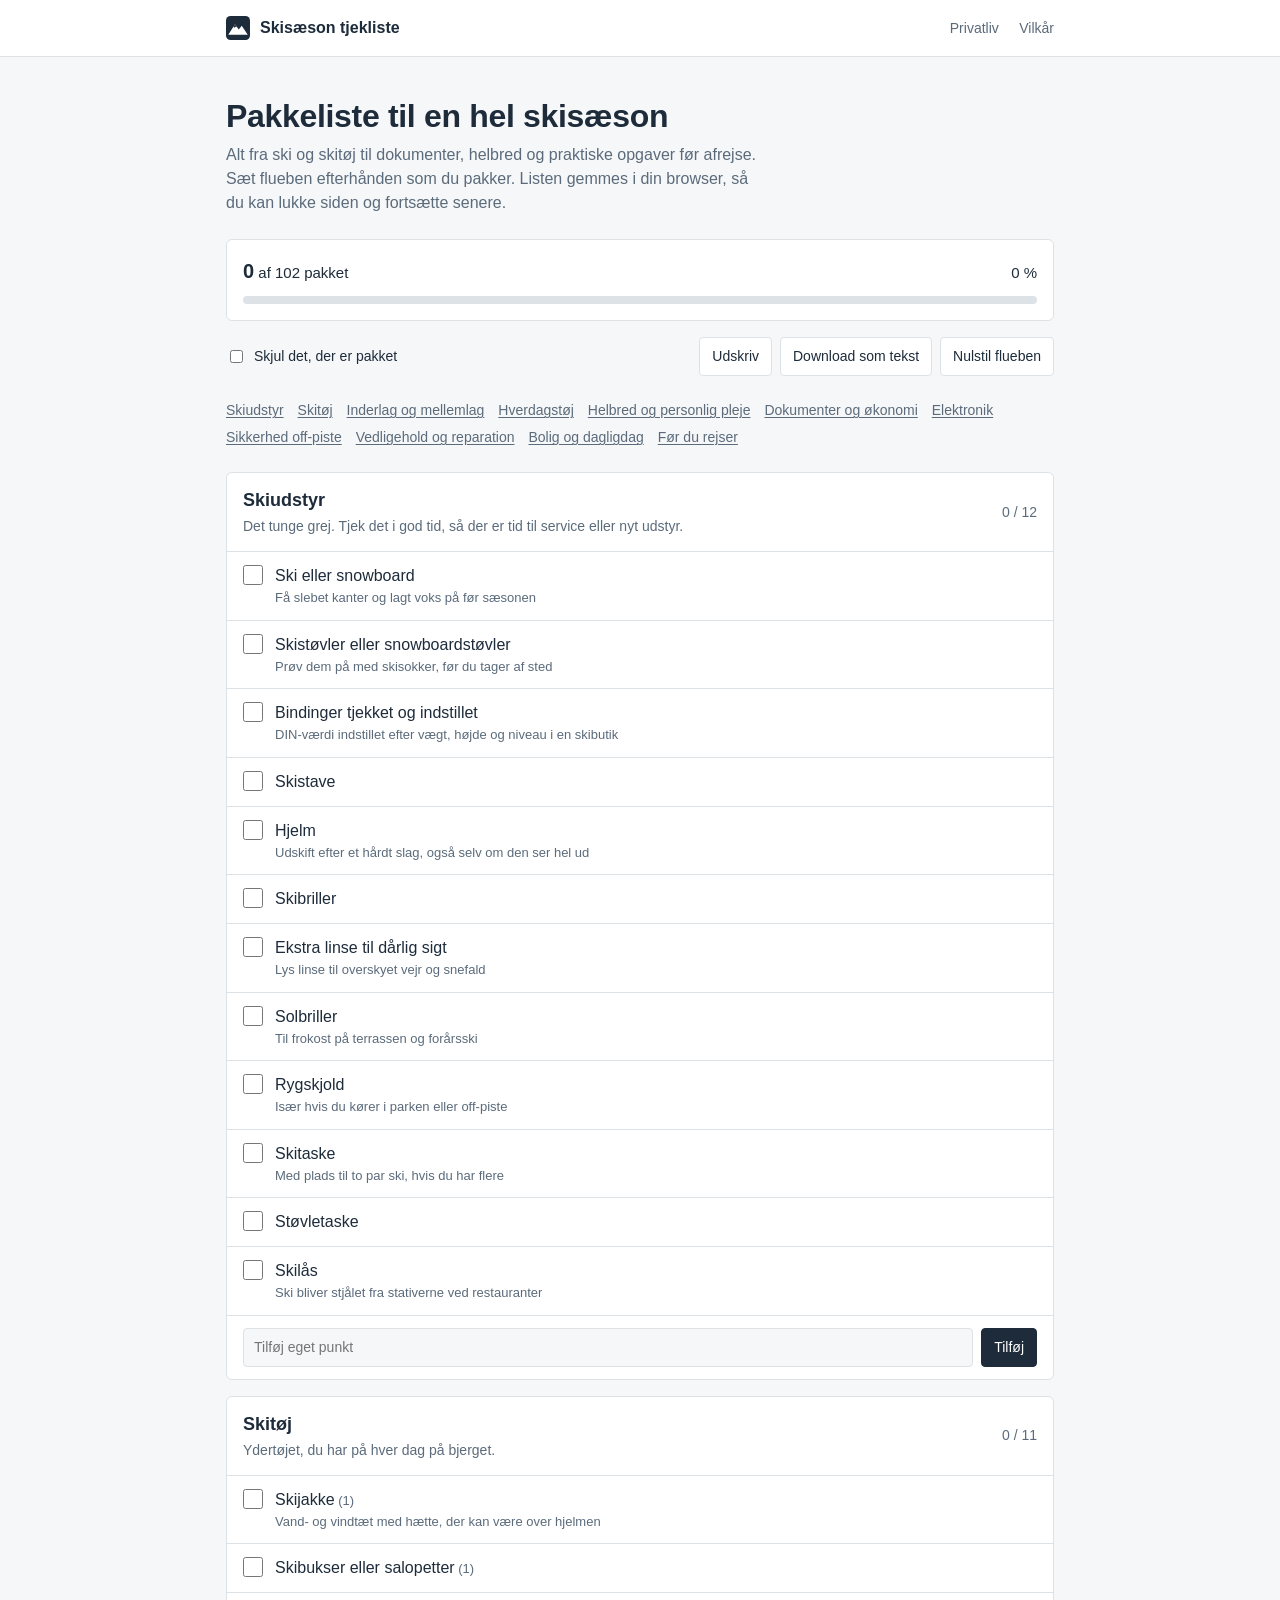
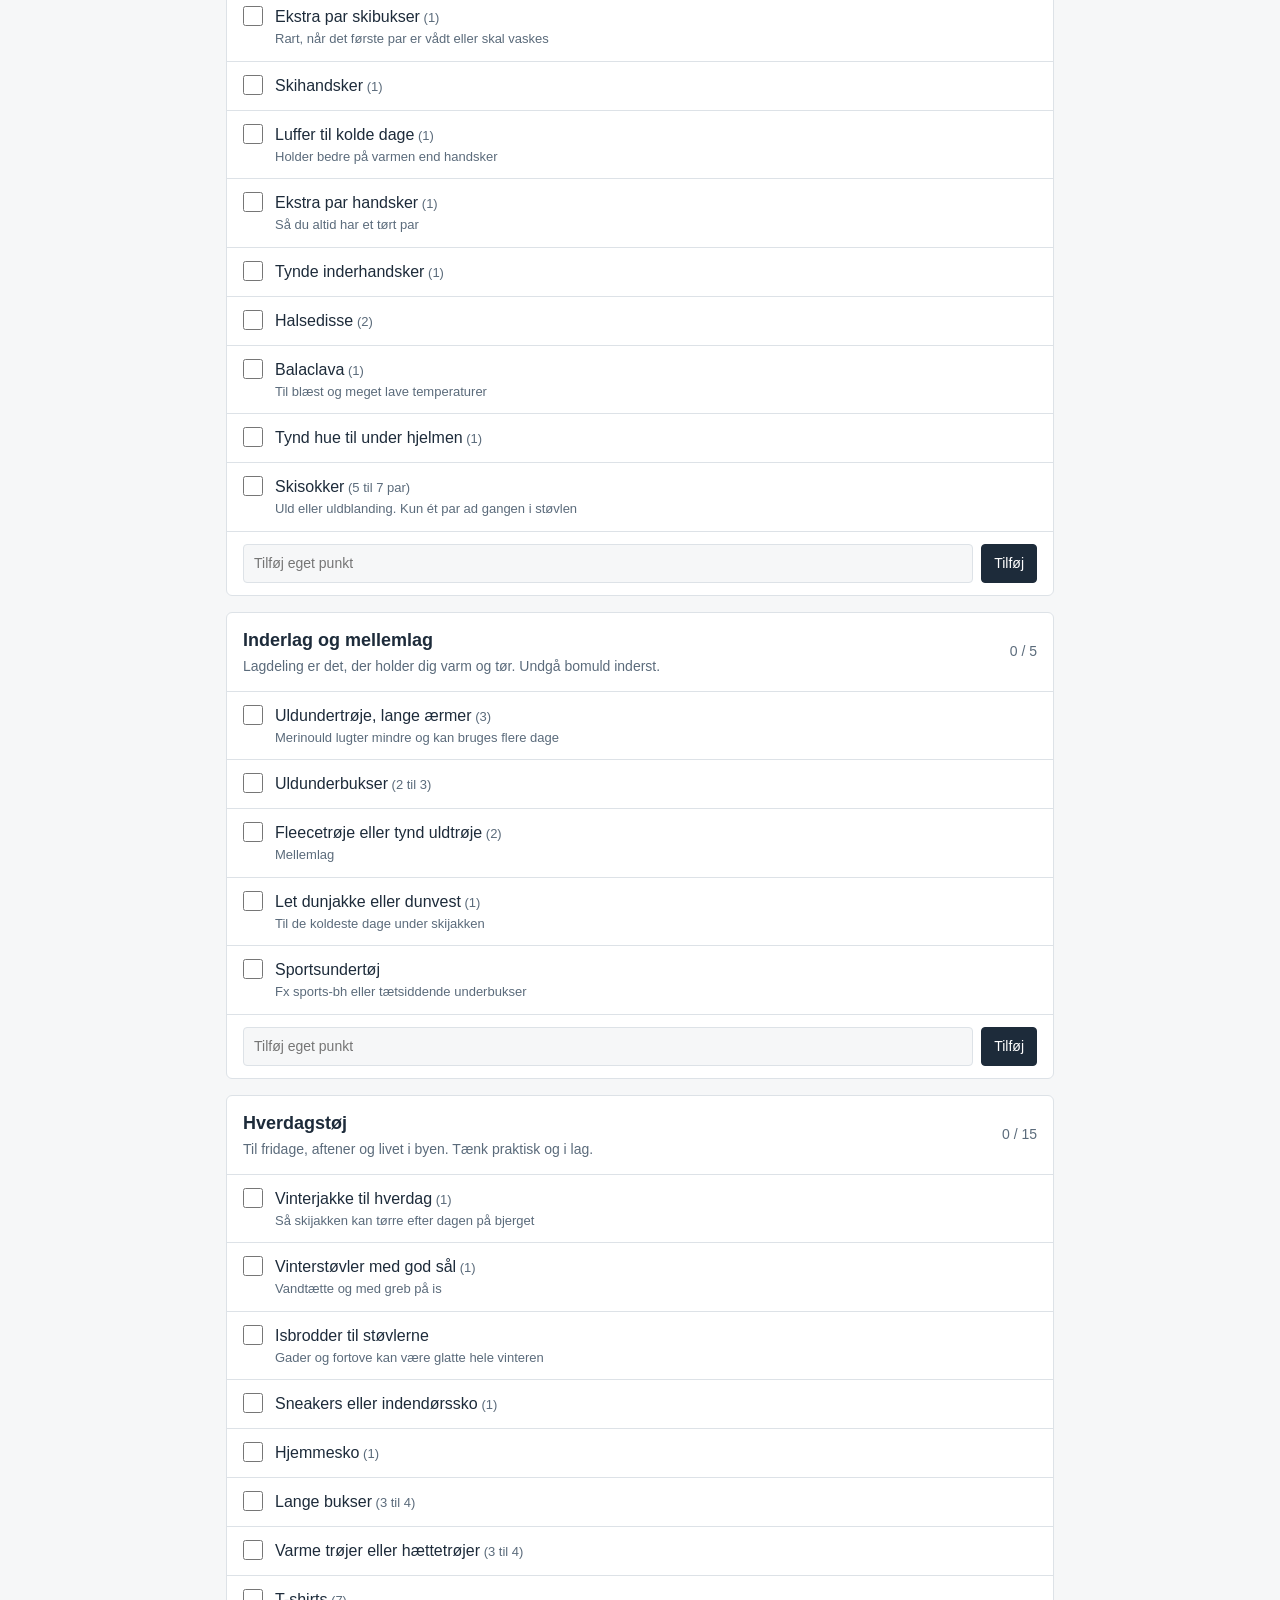
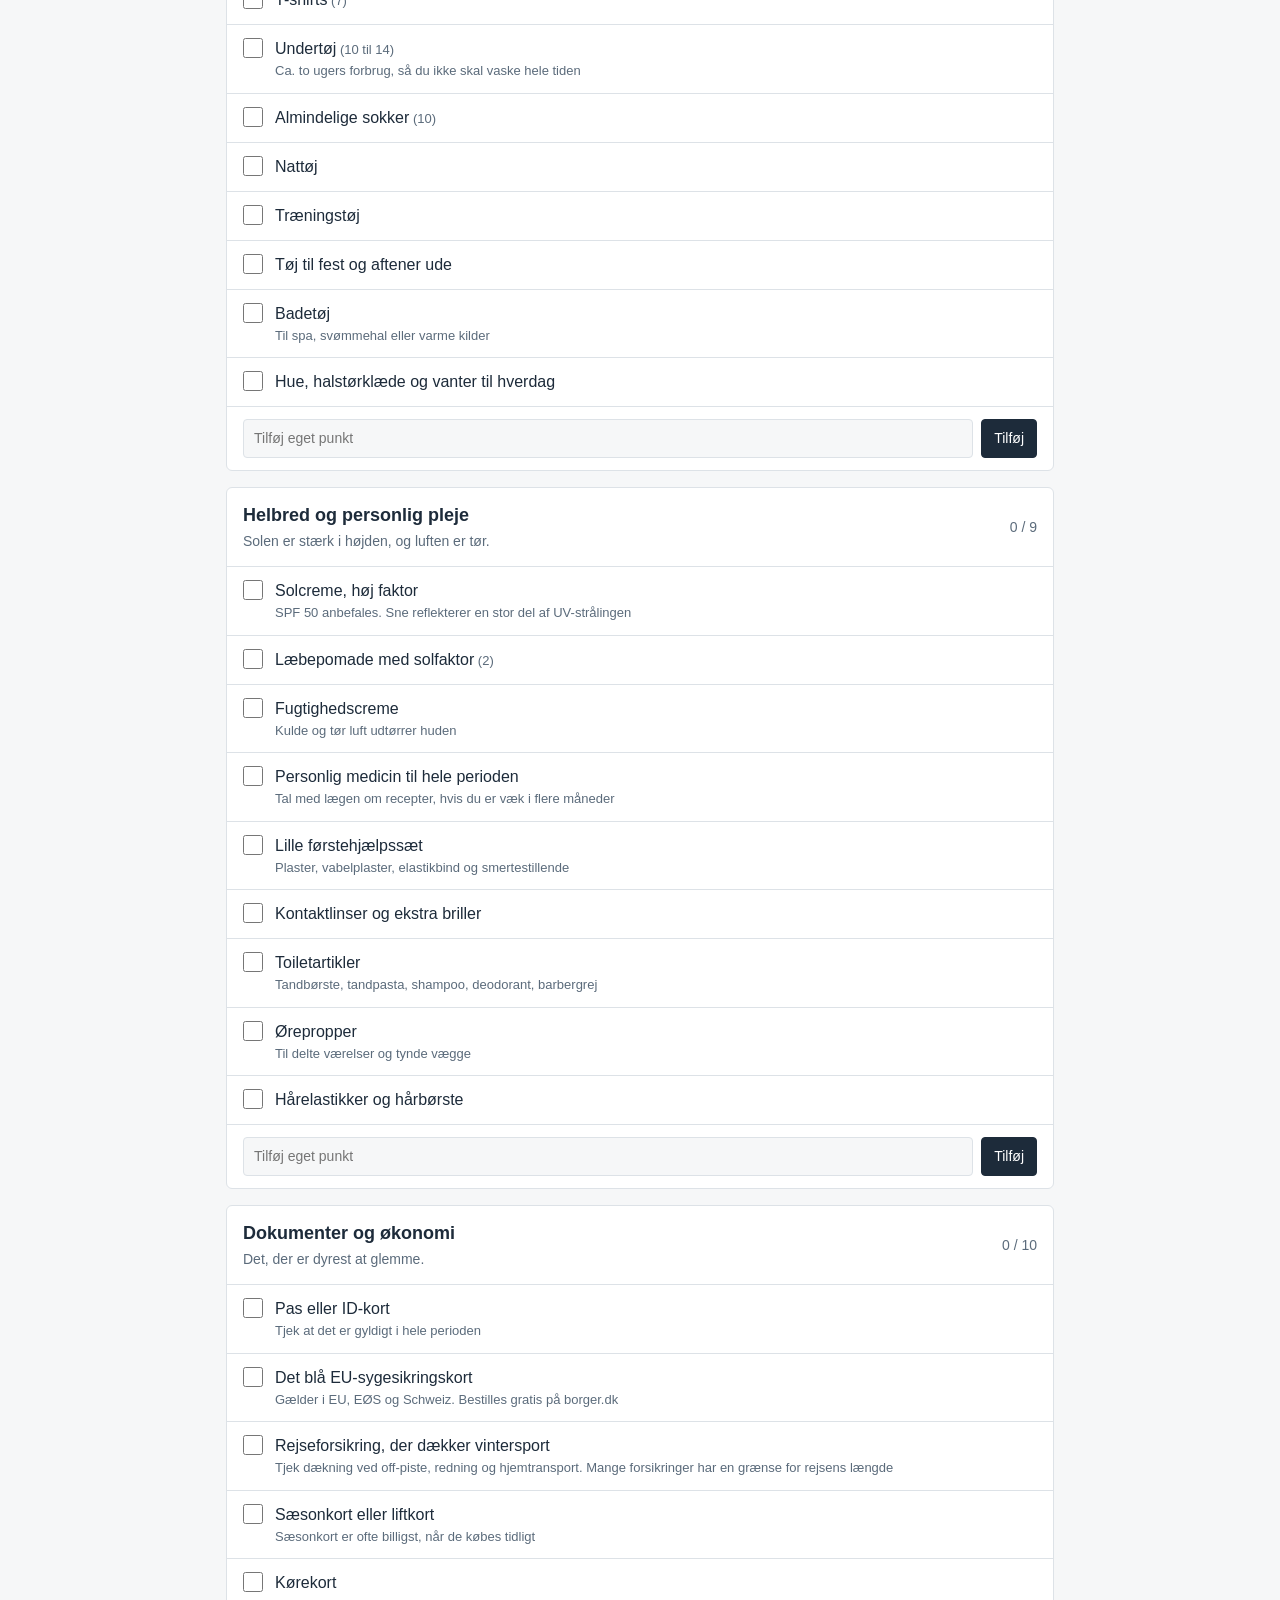
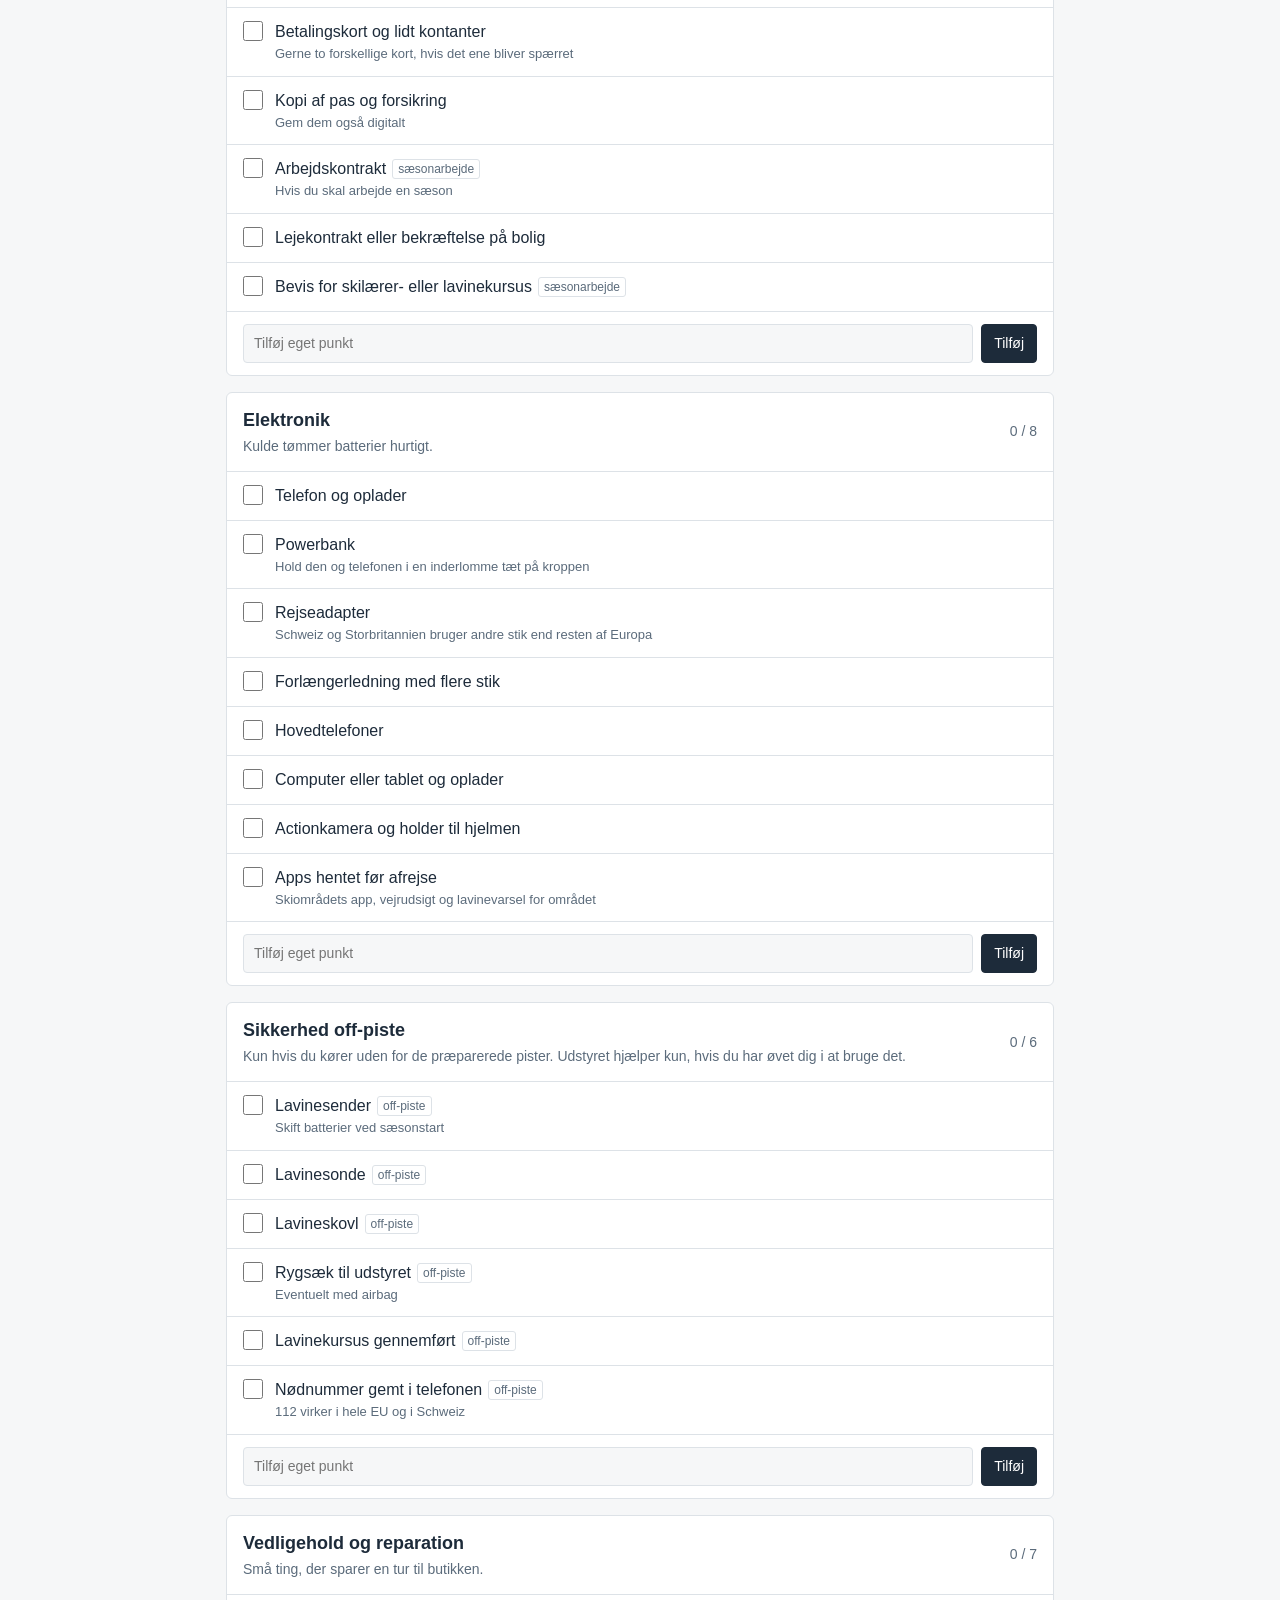
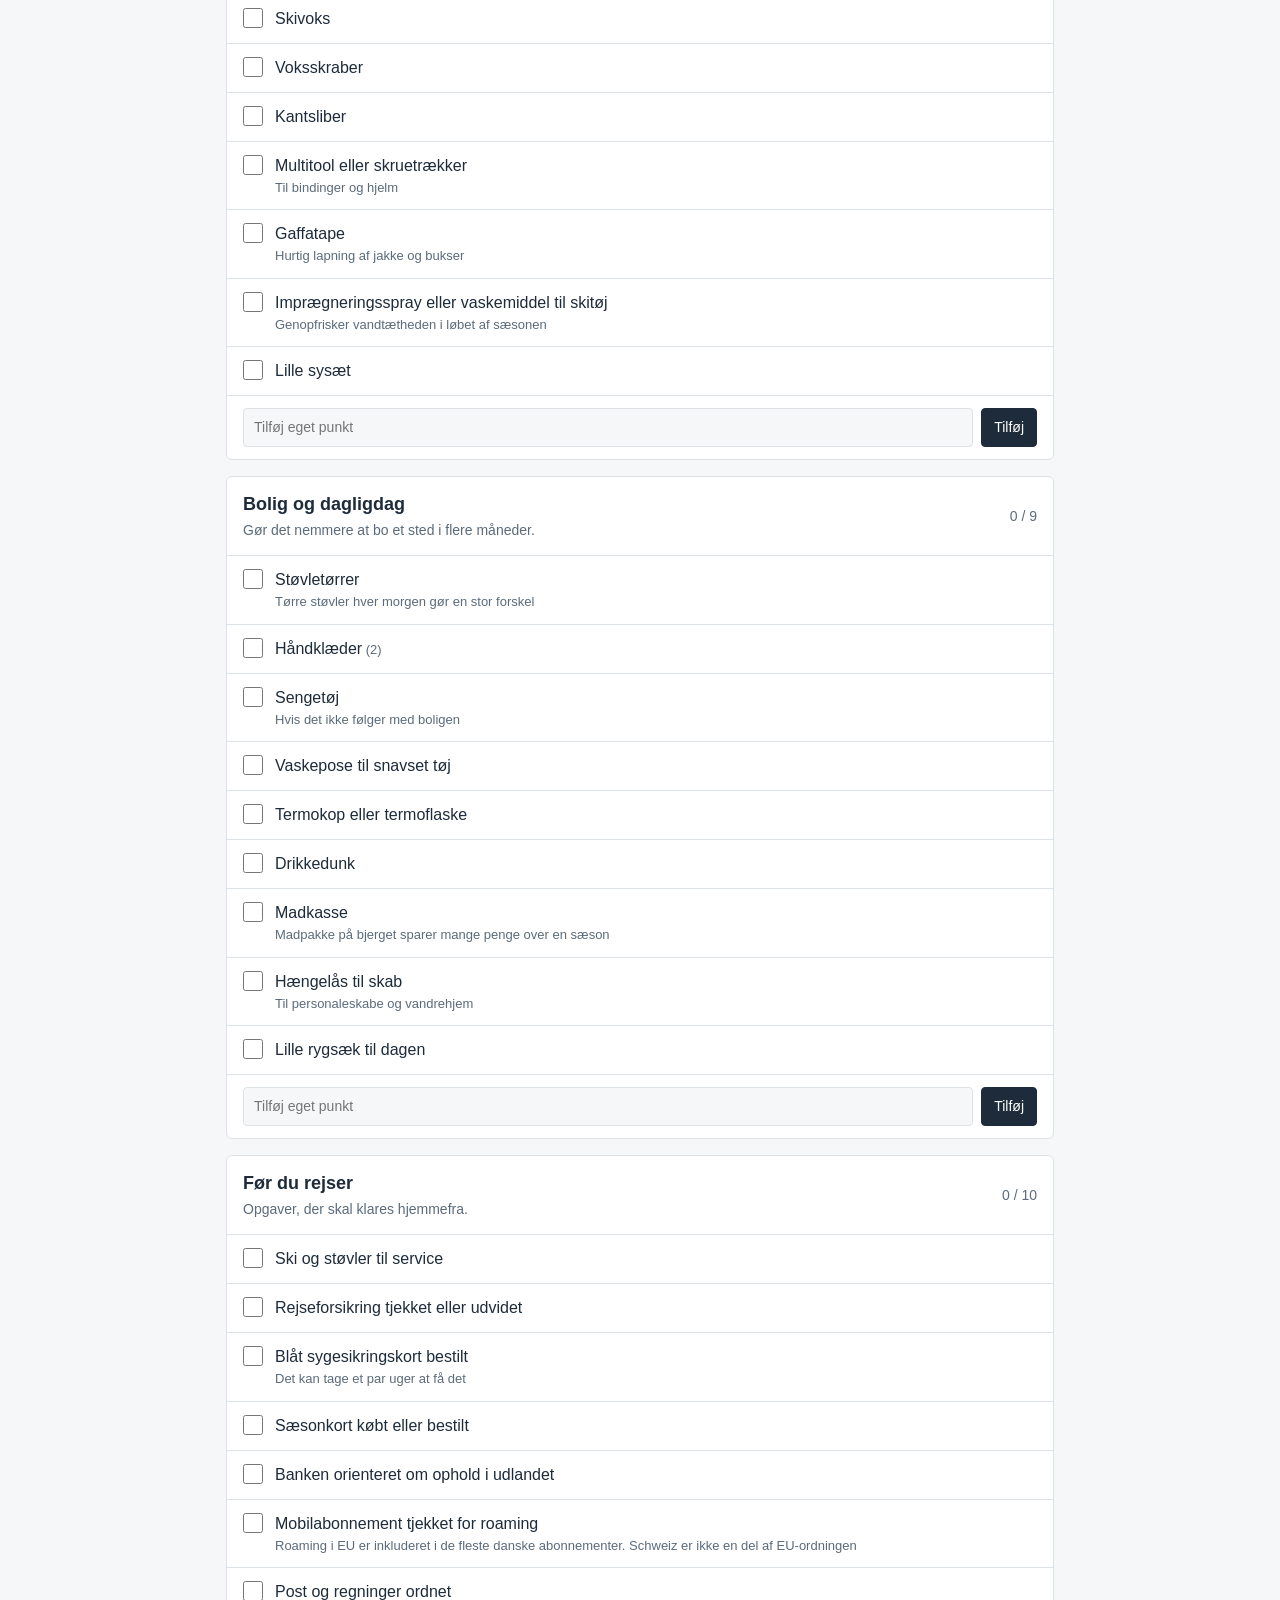
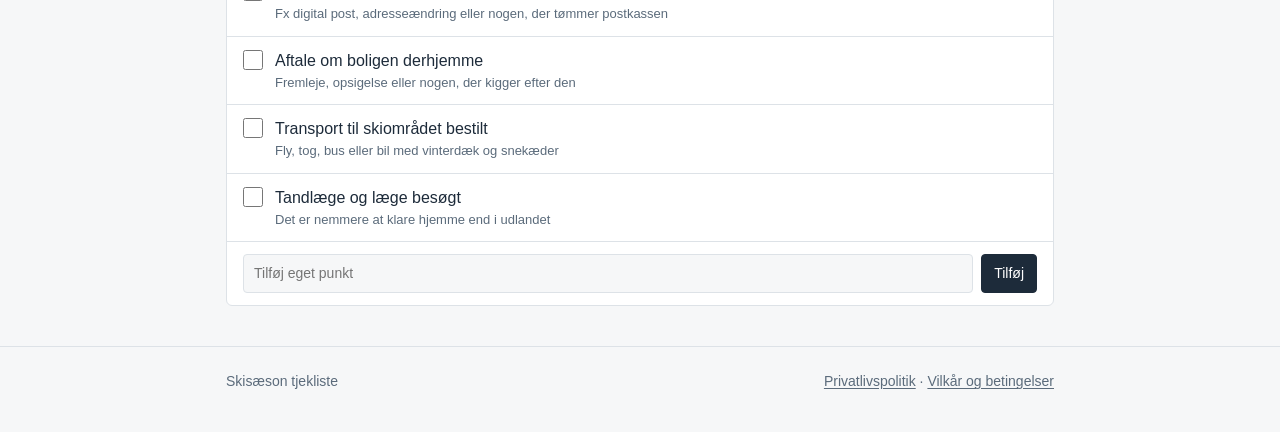
<file: ski-tjekliste/index.html>
<!DOCTYPE html>
<html lang="da">
<head>
  <meta charset="utf-8">
  <meta name="viewport" content="width=device-width, initial-scale=1">
  <title>Skisæson tjekliste</title>
  <meta name="description" content="Pakkeliste til en hel skisæson: skiudstyr, skitøj, hverdagstøj, dokumenter, helbred og opgaver før afrejse.">
  <link rel="icon" href="favicon.svg" type="image/svg+xml">
  <link rel="stylesheet" href="styles.css">
</head>
<body>
  <header class="site-header">
    <div class="wrap">
      <a class="brand" href="index.html"><img src="favicon.svg" alt="">Skisæson tjekliste</a>
      <nav>
        <a href="privatliv.html">Privatliv</a>
        <a href="vilkaar.html">Vilkår</a>
      </nav>
    </div>
  </header>

  <main class="wrap">
    <section class="intro">
      <h1>Pakkeliste til en hel skisæson</h1>
      <p id="intro-text">Alt fra ski og skitøj til dokumenter, helbred og praktiske opgaver før afrejse. Sæt flueben efterhånden som du pakker. Listen gemmes i din browser, så du kan lukke siden og fortsætte senere.</p>
    </section>

    <section class="summary" aria-live="polite">
      <div class="summary-top">
        <div class="summary-count"><strong id="done-count">0</strong> af <span id="total-count">0</span> pakket</div>
        <div class="summary-count" id="percent">0 %</div>
      </div>
      <div class="bar" aria-hidden="true"><span id="bar-fill"></span></div>
    </section>

    <div class="toolbar">
      <label class="toggle"><input type="checkbox" id="hide-done"> Skjul det, der er pakket</label>
      <button type="button" class="btn" id="print-btn">Udskriv</button>
      <button type="button" class="btn" id="export-btn">Download som tekst</button>
      <button type="button" class="btn btn-danger" id="reset-btn">Nulstil flueben</button>
    </div>

    <ul class="jump" id="jump"></ul>

    <div id="list"></div>
  </main>

  <footer class="site-footer">
    <div class="wrap">
      <span>Skisæson tjekliste</span>
      <span><a href="privatliv.html">Privatlivspolitik</a> &middot; <a href="vilkaar.html">Vilkår og betingelser</a></span>
    </div>
  </footer>

  <script src="app.js"></script>
</body>
</html>
</file>
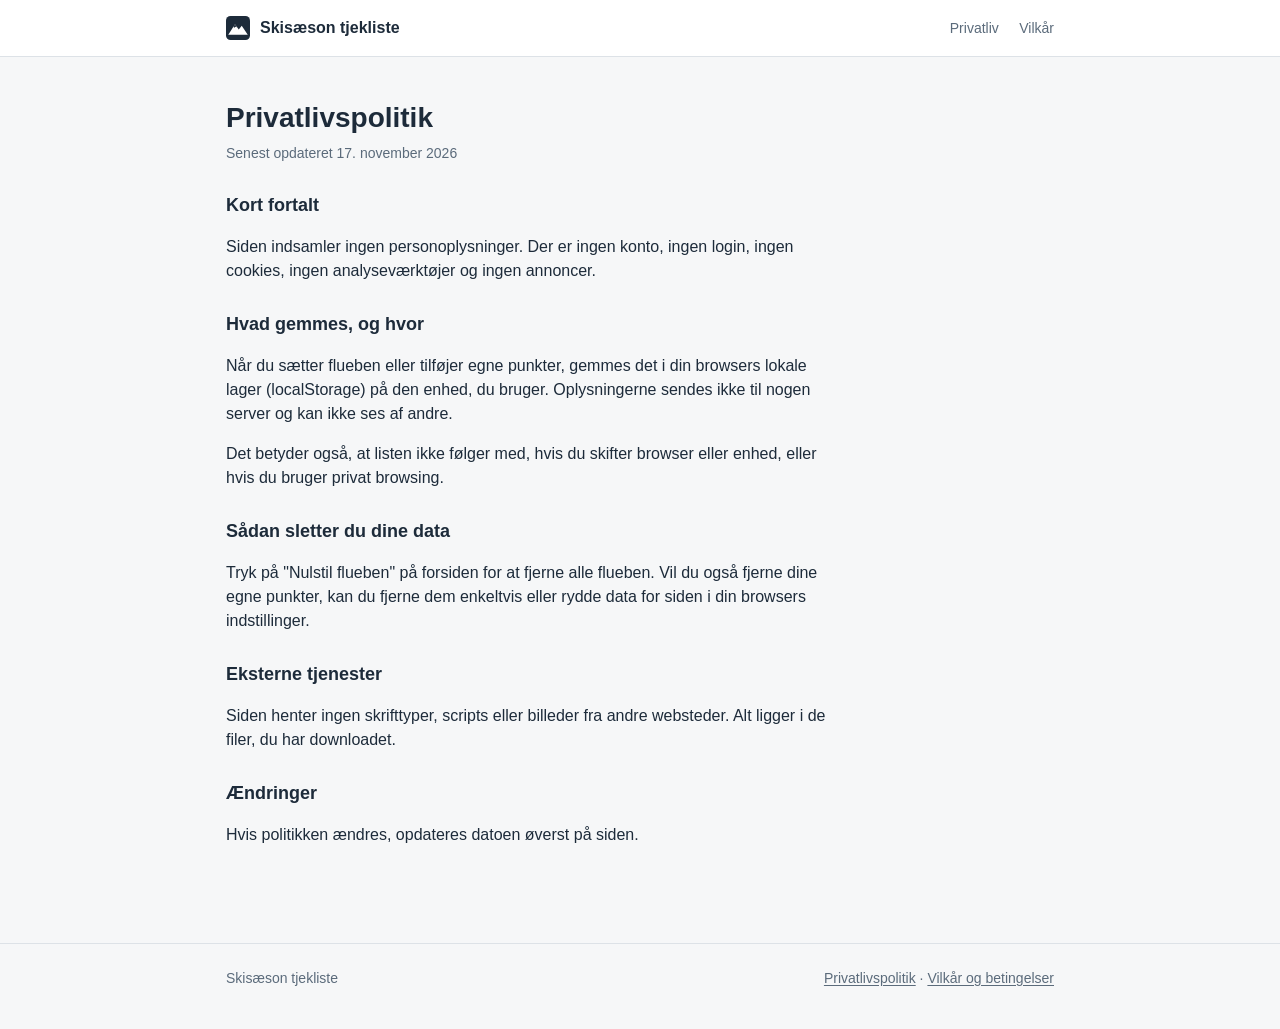
<file: ski-tjekliste/privatliv.html>
<!DOCTYPE html>
<html lang="da">
<head>
  <meta charset="utf-8">
  <meta name="viewport" content="width=device-width, initial-scale=1">
  <title>Privatlivspolitik</title>
  <meta name="description" content="Privatlivspolitik for Skisæson tjekliste.">
  <link rel="icon" href="favicon.svg" type="image/svg+xml">
  <link rel="stylesheet" href="styles.css">
</head>
<body>
  <header class="site-header">
    <div class="wrap">
      <a class="brand" href="index.html"><img src="favicon.svg" alt="">Skisæson tjekliste</a>
      <nav>
        <a href="privatliv.html">Privatliv</a>
        <a href="vilkaar.html">Vilkår</a>
      </nav>
    </div>
  </header>

  <main class="wrap">
    <article class="legal">
      <h1>Privatlivspolitik</h1>
      <p class="updated">Senest opdateret 17. november 2026</p>

      <h2>Kort fortalt</h2>
      <p>Siden indsamler ingen personoplysninger. Der er ingen konto, ingen login, ingen cookies, ingen analyseværktøjer og ingen annoncer.</p>

      <h2>Hvad gemmes, og hvor</h2>
      <p>Når du sætter flueben eller tilføjer egne punkter, gemmes det i din browsers lokale lager (localStorage) på den enhed, du bruger. Oplysningerne sendes ikke til nogen server og kan ikke ses af andre.</p>
      <p>Det betyder også, at listen ikke følger med, hvis du skifter browser eller enhed, eller hvis du bruger privat browsing.</p>

      <h2>Sådan sletter du dine data</h2>
      <p>Tryk på "Nulstil flueben" på forsiden for at fjerne alle flueben. Vil du også fjerne dine egne punkter, kan du fjerne dem enkeltvis eller rydde data for siden i din browsers indstillinger.</p>

      <h2>Eksterne tjenester</h2>
      <p>Siden henter ingen skrifttyper, scripts eller billeder fra andre websteder. Alt ligger i de filer, du har downloadet.</p>

      <h2>Ændringer</h2>
      <p>Hvis politikken ændres, opdateres datoen øverst på siden.</p>
    </article>
  </main>

  <footer class="site-footer">
    <div class="wrap">
      <span>Skisæson tjekliste</span>
      <span><a href="privatliv.html">Privatlivspolitik</a> &middot; <a href="vilkaar.html">Vilkår og betingelser</a></span>
    </div>
  </footer>
</body>
</html>
</file>
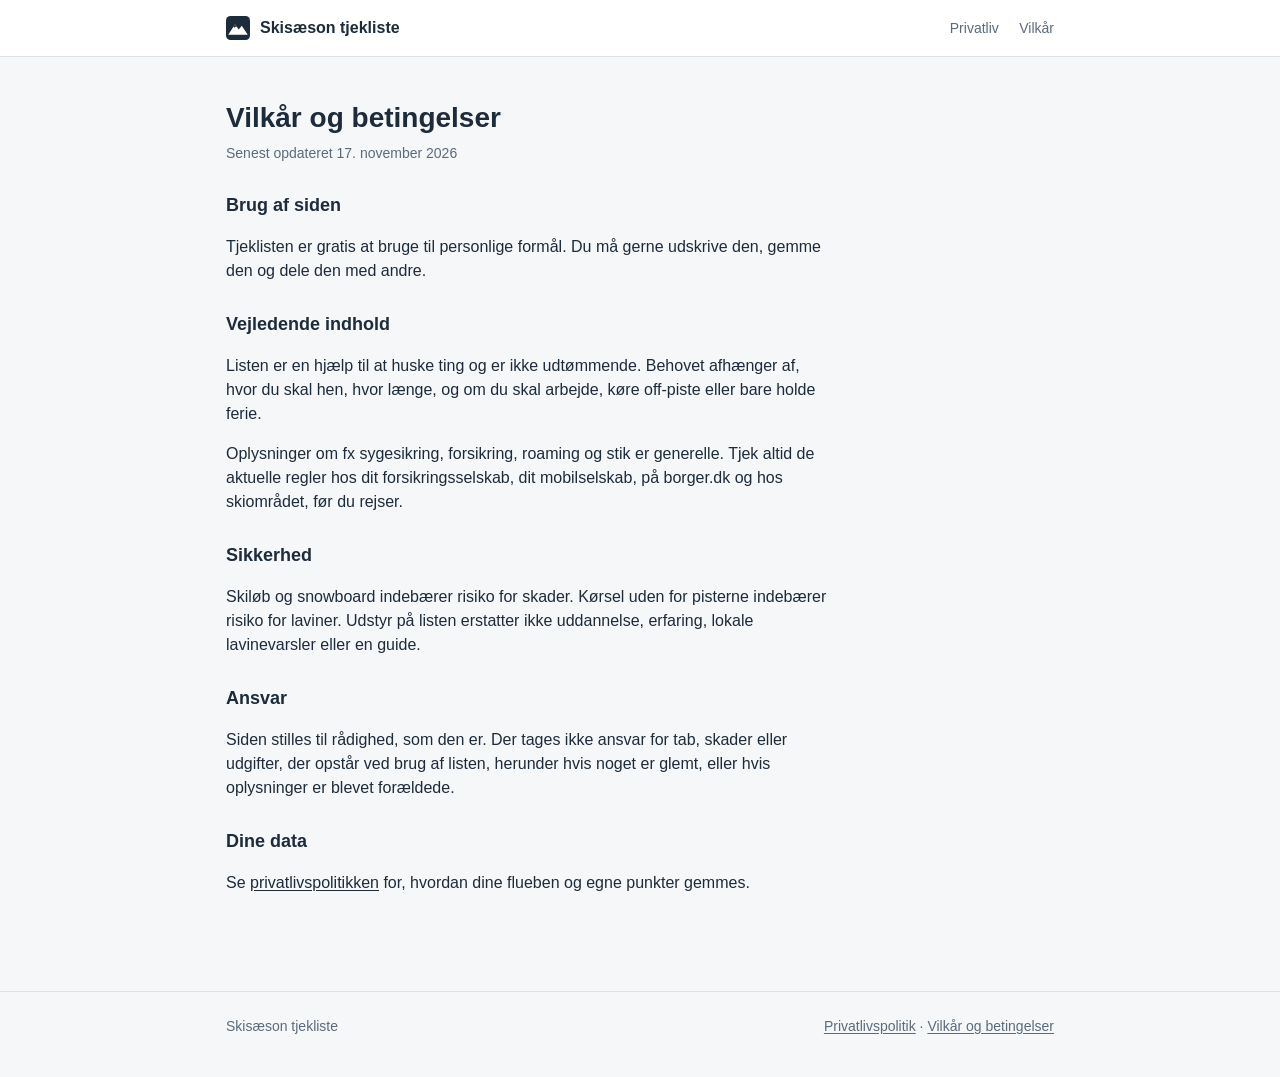
<file: ski-tjekliste/vilkaar.html>
<!DOCTYPE html>
<html lang="da">
<head>
  <meta charset="utf-8">
  <meta name="viewport" content="width=device-width, initial-scale=1">
  <title>Vilkår og betingelser</title>
  <meta name="description" content="Vilkår og betingelser for brug af Skisæson tjekliste.">
  <link rel="icon" href="favicon.svg" type="image/svg+xml">
  <link rel="stylesheet" href="styles.css">
</head>
<body>
  <header class="site-header">
    <div class="wrap">
      <a class="brand" href="index.html"><img src="favicon.svg" alt="">Skisæson tjekliste</a>
      <nav>
        <a href="privatliv.html">Privatliv</a>
        <a href="vilkaar.html">Vilkår</a>
      </nav>
    </div>
  </header>

  <main class="wrap">
    <article class="legal">
      <h1>Vilkår og betingelser</h1>
      <p class="updated">Senest opdateret 17. november 2026</p>

      <h2>Brug af siden</h2>
      <p>Tjeklisten er gratis at bruge til personlige formål. Du må gerne udskrive den, gemme den og dele den med andre.</p>

      <h2>Vejledende indhold</h2>
      <p>Listen er en hjælp til at huske ting og er ikke udtømmende. Behovet afhænger af, hvor du skal hen, hvor længe, og om du skal arbejde, køre off-piste eller bare holde ferie.</p>
      <p>Oplysninger om fx sygesikring, forsikring, roaming og stik er generelle. Tjek altid de aktuelle regler hos dit forsikringsselskab, dit mobilselskab, på borger.dk og hos skiområdet, før du rejser.</p>

      <h2>Sikkerhed</h2>
      <p>Skiløb og snowboard indebærer risiko for skader. Kørsel uden for pisterne indebærer risiko for laviner. Udstyr på listen erstatter ikke uddannelse, erfaring, lokale lavinevarsler eller en guide.</p>

      <h2>Ansvar</h2>
      <p>Siden stilles til rådighed, som den er. Der tages ikke ansvar for tab, skader eller udgifter, der opstår ved brug af listen, herunder hvis noget er glemt, eller hvis oplysninger er blevet forældede.</p>

      <h2>Dine data</h2>
      <p>Se <a href="privatliv.html">privatlivspolitikken</a> for, hvordan dine flueben og egne punkter gemmes.</p>
    </article>
  </main>

  <footer class="site-footer">
    <div class="wrap">
      <span>Skisæson tjekliste</span>
      <span><a href="privatliv.html">Privatlivspolitik</a> &middot; <a href="vilkaar.html">Vilkår og betingelser</a></span>
    </div>
  </footer>
</body>
</html>
</file>
<file: ski-tjekliste/styles.css>
:root {
  --bg: #f6f7f8;
  --surface: #ffffff;
  --ink: #1d2b3a;
  --muted: #5b6b7b;
  --line: #dde2e7;
  --accent: #b3261e;
  --accent-ink: #ffffff;
  --done: #2f6b45;
  --done-bg: #eaf3ed;
  --focus: #1f5fa8;
}

@media (prefers-color-scheme: dark) {
  :root:not([data-theme="light"]) {
    --bg: #12181f;
    --surface: #1a222b;
    --ink: #e6ebf0;
    --muted: #9aa8b6;
    --line: #2c3743;
    --accent: #e0584f;
    --accent-ink: #12181f;
    --done: #7cc495;
    --done-bg: #1c2e24;
    --focus: #7fb2ef;
  }
}

* { box-sizing: border-box; }

html { -webkit-text-size-adjust: 100%; }

body {
  margin: 0;
  background: var(--bg);
  color: var(--ink);
  font-family: -apple-system, BlinkMacSystemFont, "Segoe UI", Roboto, "Helvetica Neue", Arial, sans-serif;
  font-size: 16px;
  line-height: 1.5;
}

a { color: var(--ink); text-underline-offset: 2px; }
a:hover { color: var(--accent); }

:focus-visible { outline: 2px solid var(--focus); outline-offset: 2px; }

.wrap { max-width: 860px; margin: 0 auto; padding: 0 16px; }

/* Header */
.site-header { border-bottom: 1px solid var(--line); background: var(--surface); }
.site-header .wrap { display: flex; align-items: center; justify-content: space-between; height: 56px; }
.brand { display: flex; align-items: center; gap: 10px; font-weight: 700; text-decoration: none; }
.brand img { width: 24px; height: 24px; }
.site-header nav a { font-size: 14px; color: var(--muted); text-decoration: none; margin-left: 16px; }
.site-header nav a:hover { color: var(--ink); }

/* Intro */
.intro { padding: 40px 0 24px; }
.intro h1 { font-size: 32px; line-height: 1.2; margin: 0 0 8px; letter-spacing: -0.01em; }
.intro p { margin: 0; color: var(--muted); max-width: 60ch; }

/* Progress */
.summary {
  background: var(--surface);
  border: 1px solid var(--line);
  border-radius: 6px;
  padding: 16px;
  margin-bottom: 16px;
}
.summary-top { display: flex; justify-content: space-between; align-items: baseline; gap: 12px; flex-wrap: wrap; }
.summary-count { font-size: 15px; }
.summary-count strong { font-size: 20px; }
.bar { height: 8px; background: var(--line); border-radius: 4px; overflow: hidden; margin-top: 10px; }
.bar span { display: block; height: 100%; width: 0; background: var(--done); transition: width 0.2s ease; }

/* Toolbar */
.toolbar { display: flex; flex-wrap: wrap; gap: 8px; align-items: center; margin-bottom: 24px; }
.toolbar label.toggle { display: flex; align-items: center; gap: 8px; font-size: 14px; margin-right: auto; cursor: pointer; }

.btn {
  font: inherit;
  font-size: 14px;
  padding: 8px 12px;
  border-radius: 4px;
  border: 1px solid var(--line);
  background: var(--surface);
  color: var(--ink);
  cursor: pointer;
}
.btn:hover { border-color: var(--muted); }
.btn-primary { background: var(--ink); color: var(--surface); border-color: var(--ink); }
.btn-primary:hover { opacity: 0.9; }
.btn-danger:hover { border-color: var(--accent); color: var(--accent); }

/* Jump links */
.jump { display: flex; flex-wrap: wrap; gap: 6px 14px; font-size: 14px; margin: 0 0 24px; padding: 0; list-style: none; }
.jump a { color: var(--muted); }

/* Category */
.category {
  background: var(--surface);
  border: 1px solid var(--line);
  border-radius: 6px;
  margin-bottom: 16px;
  scroll-margin-top: 16px;
}
.cat-head {
  display: flex; justify-content: space-between; align-items: center; gap: 12px;
  padding: 14px 16px; border-bottom: 1px solid var(--line);
}
.cat-head h2 { font-size: 18px; margin: 0; }
.cat-head p { margin: 2px 0 0; font-size: 14px; color: var(--muted); }
.cat-count { font-size: 14px; color: var(--muted); white-space: nowrap; font-variant-numeric: tabular-nums; }
.cat-count.complete { color: var(--done); font-weight: 600; }

.items { list-style: none; margin: 0; padding: 0; }
.item { border-bottom: 1px solid var(--line); display: flex; align-items: flex-start; }
.item:last-child { border-bottom: 0; }
.item label { display: flex; gap: 12px; align-items: flex-start; padding: 12px 16px; flex: 1; cursor: pointer; min-width: 0; }
.item input[type="checkbox"] { width: 20px; height: 20px; margin: 1px 0 0; flex: 0 0 auto; accent-color: var(--done); cursor: pointer; }
.item-text { min-width: 0; }
.item-name { display: block; overflow-wrap: anywhere; }
.item-note { display: block; font-size: 13px; color: var(--muted); }
.item.checked { background: var(--done-bg); }
.item.checked .item-name { text-decoration: line-through; color: var(--muted); }
.qty { font-size: 13px; color: var(--muted); white-space: nowrap; }
.tag { display: inline-block; font-size: 12px; border: 1px solid var(--line); border-radius: 3px; padding: 0 5px; margin-left: 6px; color: var(--muted); vertical-align: 1px; }

.remove {
  font: inherit; font-size: 13px; background: none; border: 0; color: var(--muted);
  padding: 12px 16px; cursor: pointer;
}
.remove:hover { color: var(--accent); text-decoration: underline; }

.add-form { display: flex; gap: 8px; padding: 12px 16px; border-top: 1px solid var(--line); }
.add-form input {
  flex: 1; min-width: 0; font: inherit; font-size: 14px; padding: 8px 10px;
  border: 1px solid var(--line); border-radius: 4px; background: var(--bg); color: var(--ink);
}

body.hide-done .item.checked { display: none; }

/* Footer */
.site-footer { border-top: 1px solid var(--line); margin-top: 40px; padding: 24px 0 40px; font-size: 14px; color: var(--muted); }
.site-footer .wrap { display: flex; flex-wrap: wrap; gap: 8px 20px; justify-content: space-between; }
.site-footer a { color: var(--muted); }

/* Legal pages */
.legal { padding: 40px 0; max-width: 68ch; }
.legal h1 { font-size: 28px; margin: 0 0 4px; }
.legal .updated { color: var(--muted); font-size: 14px; margin: 0 0 24px; }
.legal h2 { font-size: 18px; margin: 28px 0 8px; }

@media (max-width: 560px) {
  .intro h1 { font-size: 26px; }
  .site-header nav a { margin-left: 12px; }
  .toolbar label.toggle { width: 100%; }
}

@media print {
  .site-header, .toolbar, .jump, .add-form, .remove, .site-footer, .bar { display: none !important; }
  body { background: #fff; color: #000; font-size: 12px; }
  .summary, .category { border: 0; break-inside: avoid; }
  .category { margin-bottom: 8px; }
  .cat-head { padding: 6px 0; }
  .item label { padding: 4px 0; }
  .item.checked { background: none; }
  body.hide-done .item.checked { display: flex; }
}
</file>
